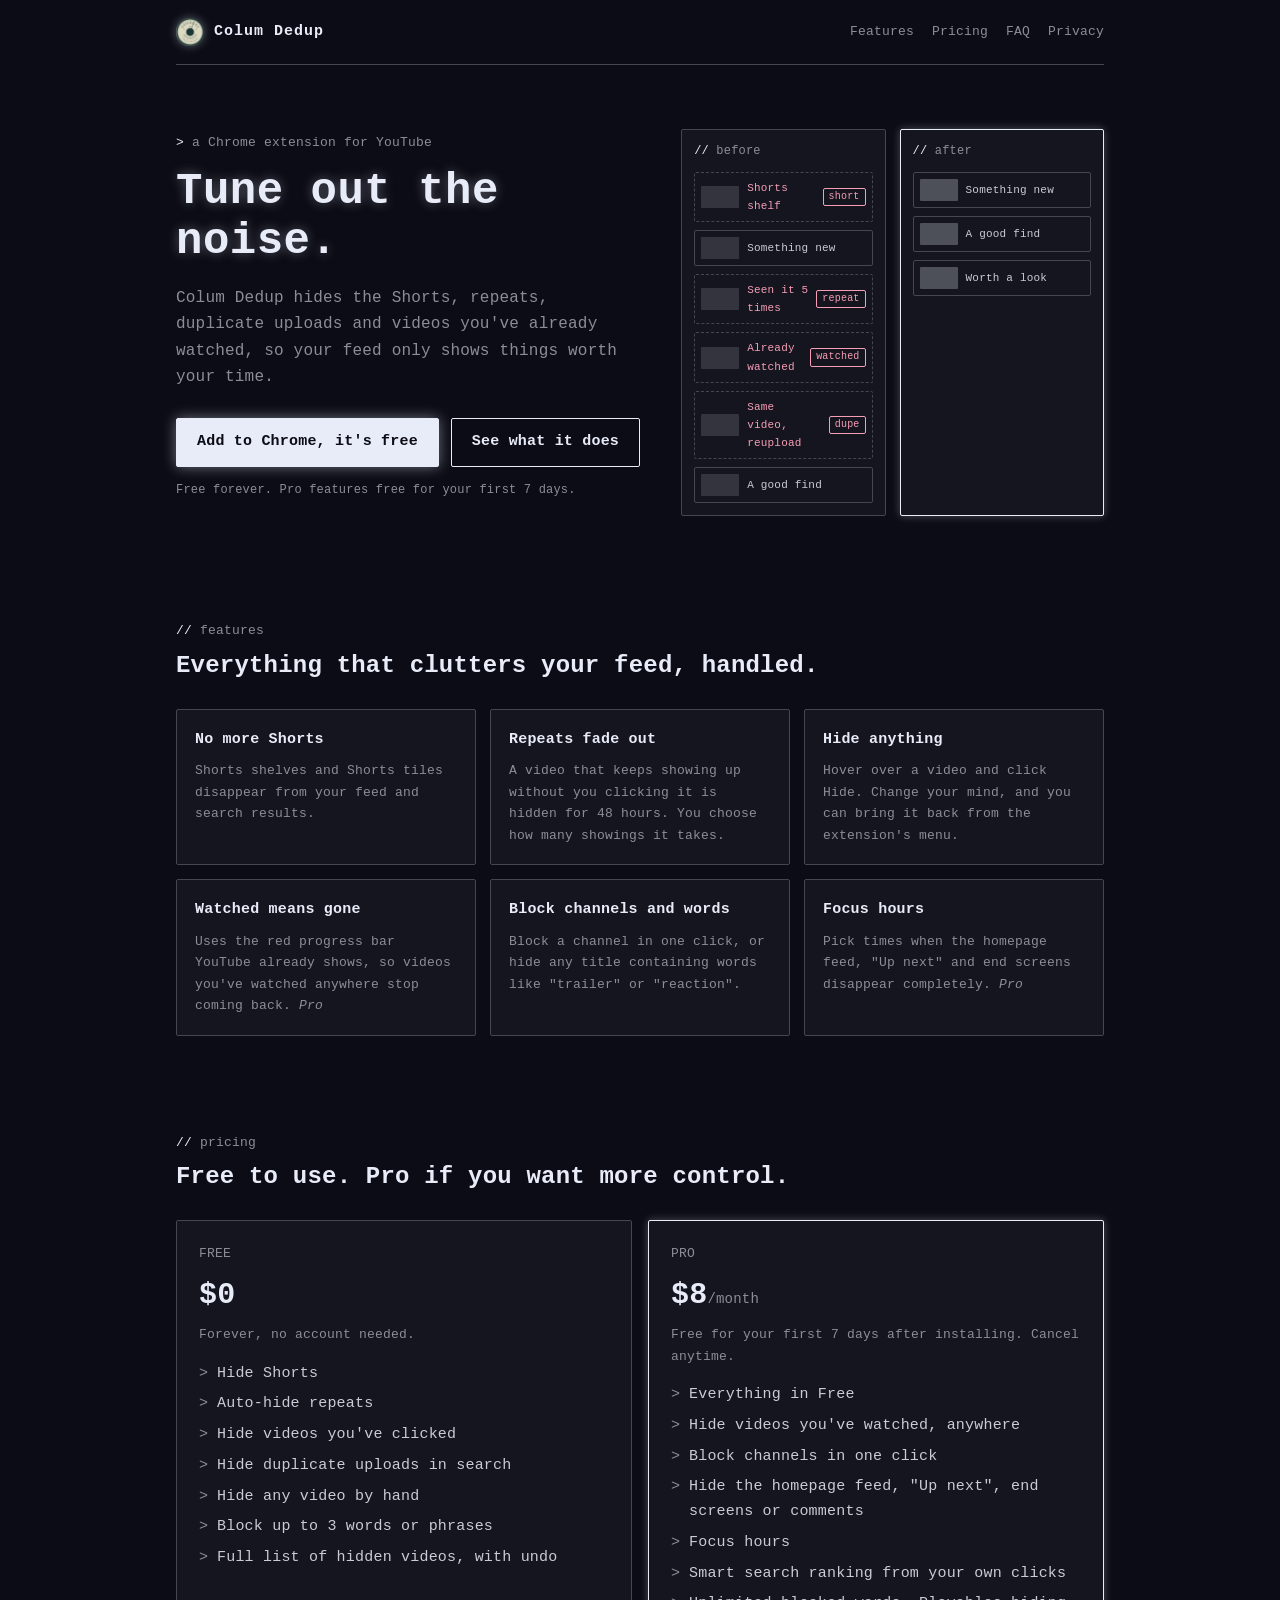
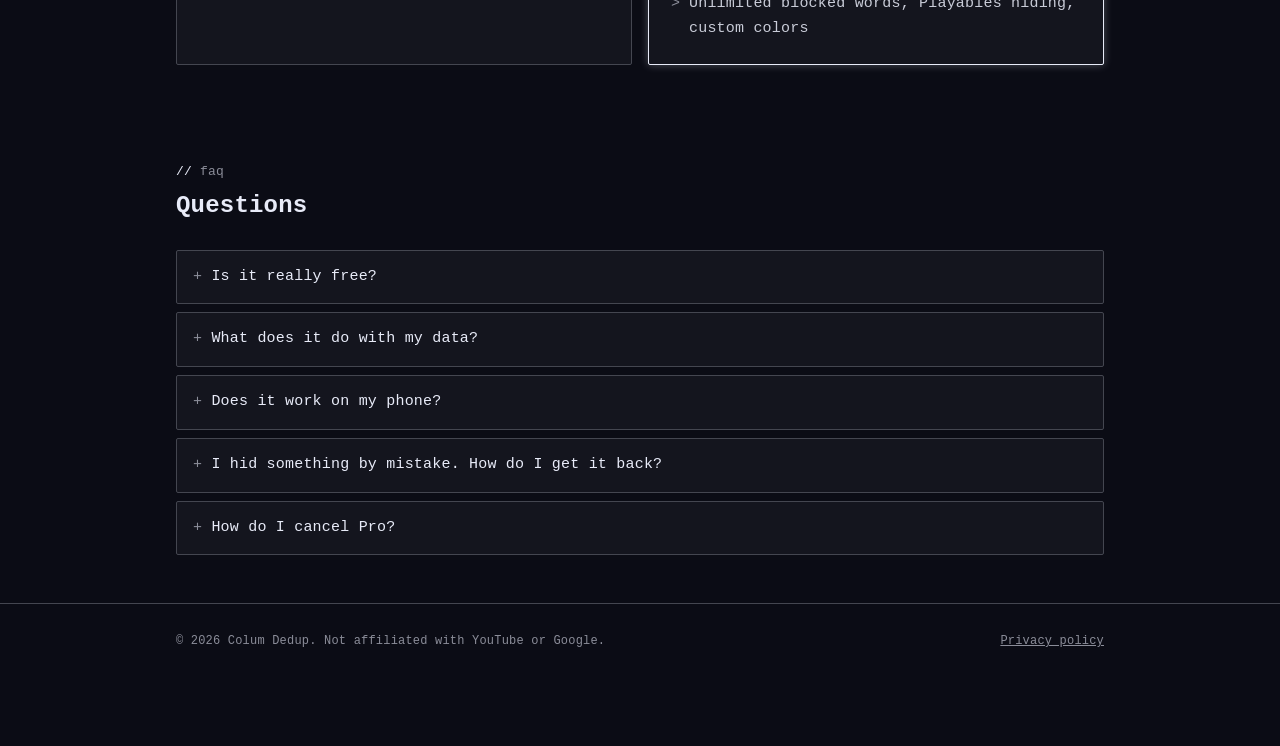
<file: index.html>
<!DOCTYPE html>
<html lang="en">
<head>
<meta charset="UTF-8">
<meta name="viewport" content="width=device-width, initial-scale=1">
<title>Colum Dedup: hide Shorts, repeats and watched videos</title>
<meta name="description" content="A Chrome extension that cleans up your YouTube feed: hide Shorts, videos you've already watched, repeats that keep coming back, duplicate uploads and channels you don't want.">
<link rel="icon" type="image/png" href="assets/favicon.png">
<link rel="stylesheet" href="style.css">
</head>
<body>
  <div class="wrap">
    <nav class="nav">
      <a class="brand" href="index.html"><img src="assets/logo.png" width="28" height="28" alt="">Colum Dedup</a>
      <div class="nav-links">
        <a href="#features">Features</a>
        <a href="#pricing">Pricing</a>
        <a href="#faq">FAQ</a>
        <a href="privacy.html">Privacy</a>
      </div>
    </nav>

    <header class="hero">
      <div>
        <p class="eyebrow">a Chrome extension for YouTube</p>
        <h1>Tune out the noise.</h1>
        <p class="lede">Colum Dedup hides the Shorts, repeats, duplicate uploads and videos you've already watched, so your feed only shows things worth your time.</p>
        <div class="cta-row">
          <!-- Replace # with your Chrome Web Store link once the extension is published. -->
          <a class="btn" href="#">Add to Chrome, it's free</a>
          <a class="btn btn-ghost" href="#features">See what it does</a>
        </div>
        <p class="fine">Free forever. Pro features free for your first 7 days.</p>
      </div>

      <div class="compare" aria-label="A cluttered feed before, and a clean feed after">
        <div class="feed before">
          <div class="feed-label">before</div>
          <div class="tiles">
            <div class="tile noise"><span class="thumb"></span>Shorts shelf<span class="tag">short</span></div>
            <div class="tile"><span class="thumb"></span>Something new</div>
            <div class="tile noise"><span class="thumb"></span>Seen it 5 times<span class="tag">repeat</span></div>
            <div class="tile noise"><span class="thumb"></span>Already watched<span class="tag">watched</span></div>
            <div class="tile noise"><span class="thumb"></span>Same video, reupload<span class="tag">dupe</span></div>
            <div class="tile"><span class="thumb"></span>A good find</div>
          </div>
        </div>
        <div class="feed after">
          <div class="feed-label">after</div>
          <div class="tiles">
            <div class="tile"><span class="thumb"></span>Something new</div>
            <div class="tile"><span class="thumb"></span>A good find</div>
            <div class="tile"><span class="thumb"></span>Worth a look</div>
          </div>
        </div>
      </div>
    </header>

    <section id="features">
      <p class="section-head">features</p>
      <h2>Everything that clutters your feed, handled.</h2>
      <div class="grid">
        <div class="card">
          <h3>No more Shorts</h3>
          <p>Shorts shelves and Shorts tiles disappear from your feed and search results.</p>
        </div>
        <div class="card">
          <h3>Repeats fade out</h3>
          <p>A video that keeps showing up without you clicking it is hidden for 48 hours. You choose how many showings it takes.</p>
        </div>
        <div class="card">
          <h3>Hide anything</h3>
          <p>Hover over a video and click Hide. Change your mind, and you can bring it back from the extension's menu.</p>
        </div>
        <div class="card">
          <h3>Watched means gone</h3>
          <p>Uses the red progress bar YouTube already shows, so videos you've watched anywhere stop coming back. <em>Pro</em></p>
        </div>
        <div class="card">
          <h3>Block channels and words</h3>
          <p>Block a channel in one click, or hide any title containing words like "trailer" or "reaction".</p>
        </div>
        <div class="card">
          <h3>Focus hours</h3>
          <p>Pick times when the homepage feed, "Up next" and end screens disappear completely. <em>Pro</em></p>
        </div>
      </div>
    </section>

    <section id="pricing">
      <p class="section-head">pricing</p>
      <h2>Free to use. Pro if you want more control.</h2>
      <div class="pricing">
        <div class="plan">
          <div class="plan-name">Free</div>
          <div class="price">$0</div>
          <p class="plan-note">Forever, no account needed.</p>
          <ul>
            <li>Hide Shorts</li>
            <li>Auto-hide repeats</li>
            <li>Hide videos you've clicked</li>
            <li>Hide duplicate uploads in search</li>
            <li>Hide any video by hand</li>
            <li>Block up to 3 words or phrases</li>
            <li>Full list of hidden videos, with undo</li>
          </ul>
        </div>
        <div class="plan pro">
          <div class="plan-name">Pro</div>
          <div class="price">$8<small>/month</small></div>
          <p class="plan-note">Free for your first 7 days after installing. Cancel anytime.</p>
          <ul>
            <li>Everything in Free</li>
            <li>Hide videos you've watched, anywhere</li>
            <li>Block channels in one click</li>
            <li>Hide the homepage feed, "Up next", end screens or comments</li>
            <li>Focus hours</li>
            <li>Smart search ranking from your own clicks</li>
            <li>Unlimited blocked words, Playables hiding, custom colors</li>
          </ul>
        </div>
      </div>
    </section>

    <section id="faq" class="faq">
      <p class="section-head">faq</p>
      <h2>Questions</h2>
      <details>
        <summary>Is it really free?</summary>
        <p>Yes. The free features keep working forever, with no account. Pro is an optional subscription, and every new install gets Pro free for the first 7 days.</p>
      </details>
      <details>
        <summary>What does it do with my data?</summary>
        <p>What it learns about your viewing stays in your browser and is never sent anywhere. The only outside service it uses is ExtensionPay, which handles Pro subscriptions. The <a href="privacy.html">privacy policy</a> has the details.</p>
      </details>
      <details>
        <summary>Does it work on my phone?</summary>
        <p>No. It's a Chrome extension, so it works in Chrome on Windows, Mac, Linux and ChromeOS.</p>
      </details>
      <details>
        <summary>I hid something by mistake. How do I get it back?</summary>
        <p>Open the extension from your toolbar. Recently hidden videos are listed with an Unhide button, and Settings has the full list.</p>
      </details>
      <details>
        <summary>How do I cancel Pro?</summary>
        <p>Open the extension, go to Settings, and click "Manage subscription". You keep Pro until the end of the period you've paid for.</p>
      </details>
    </section>
  </div>

  <footer>
    <div class="wrap">
      <span>© 2026 Colum Dedup. Not affiliated with YouTube or Google.</span>
      <a href="privacy.html">Privacy policy</a>
    </div>
  </footer>
</body>
</html>
</file>
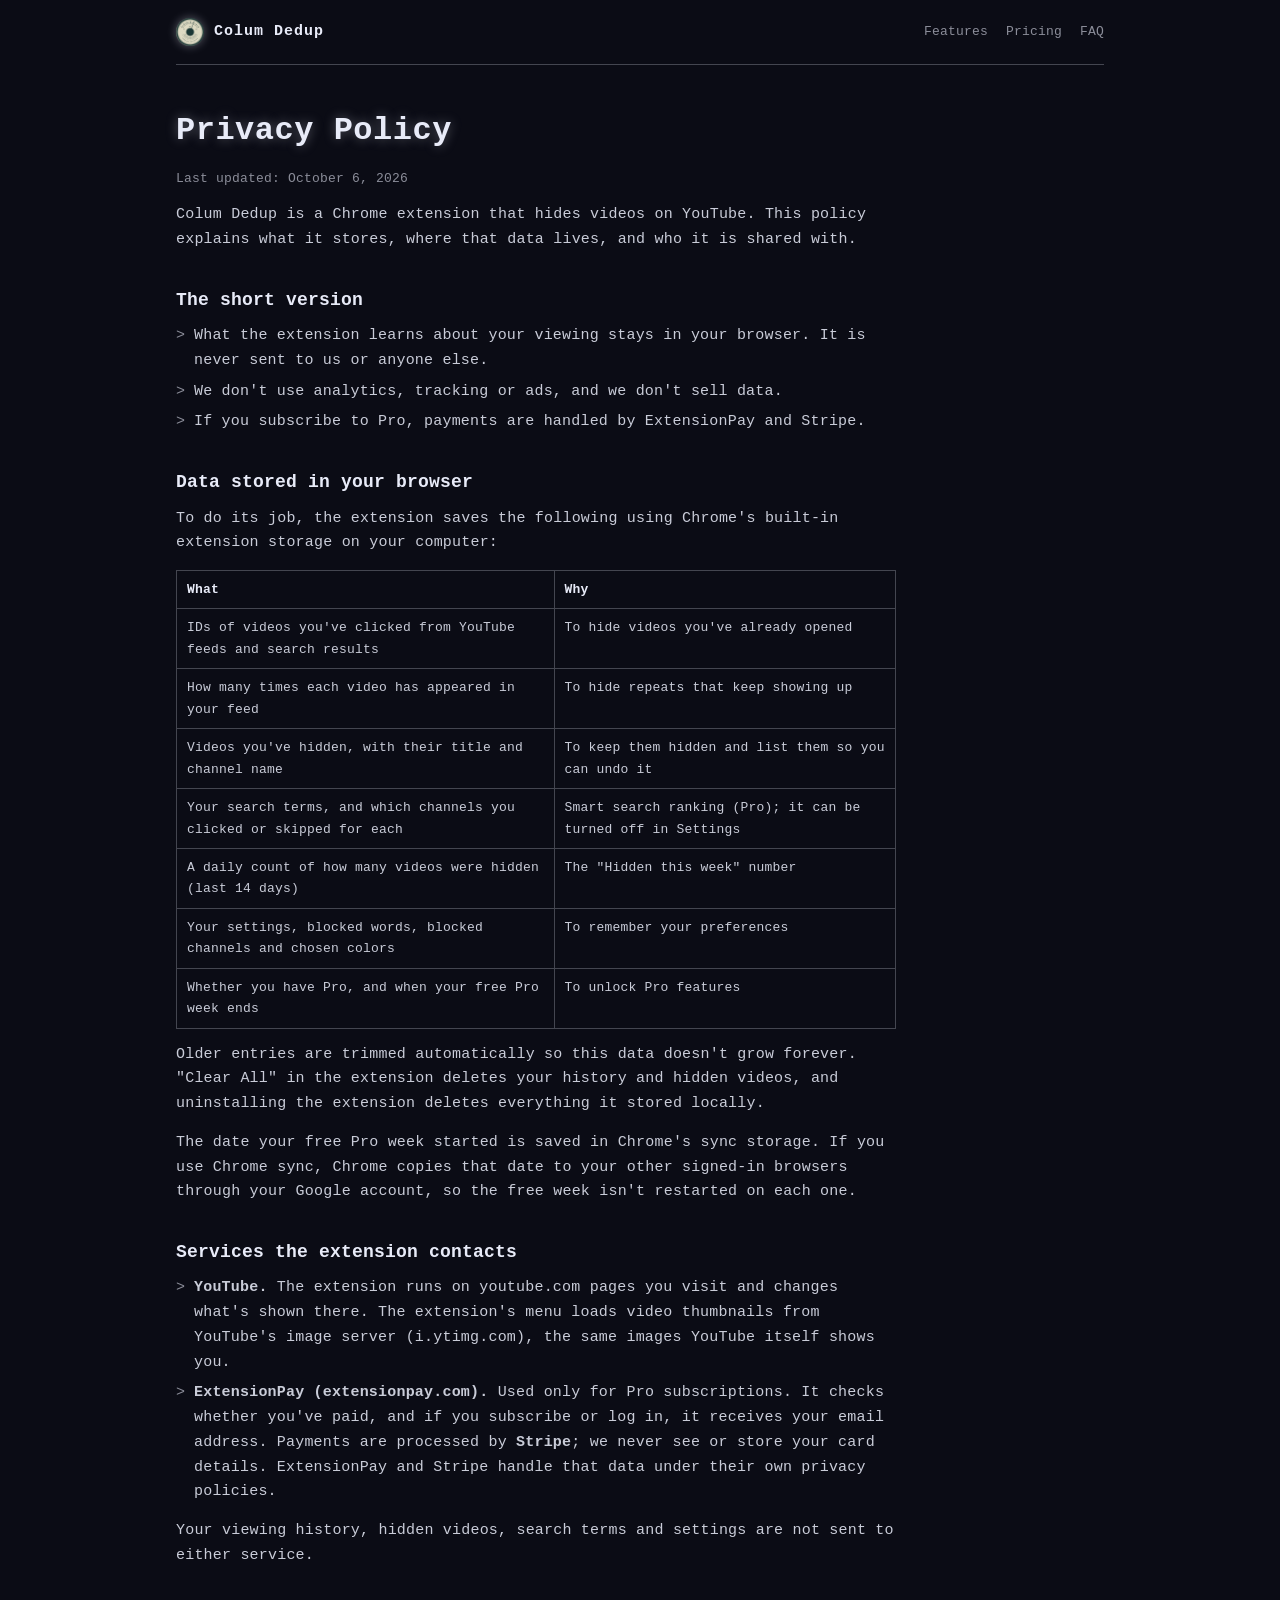
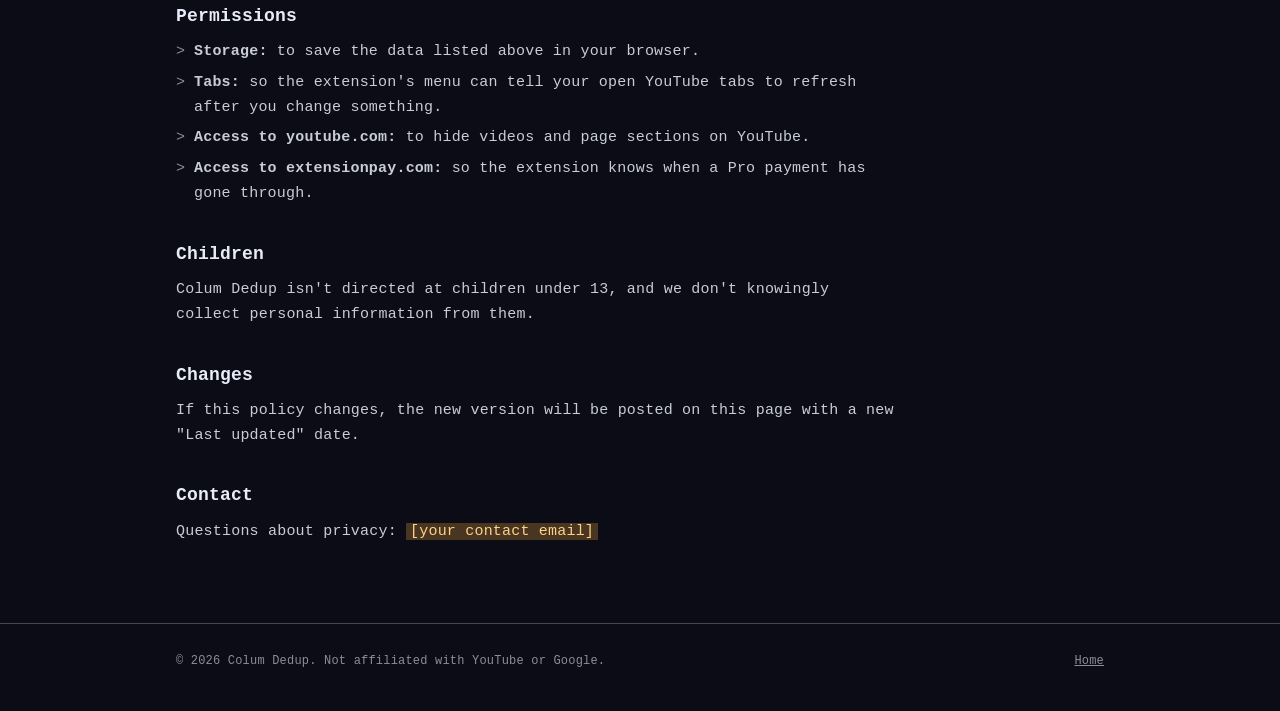
<file: privacy.html>
<!DOCTYPE html>
<html lang="en">
<head>
<meta charset="UTF-8">
<meta name="viewport" content="width=device-width, initial-scale=1">
<title>Privacy Policy · Colum Dedup</title>
<meta name="description" content="How the Colum Dedup Chrome extension handles your data.">
<link rel="icon" type="image/png" href="assets/favicon.png">
<link rel="stylesheet" href="style.css">
</head>
<body>
  <div class="wrap">
    <nav class="nav">
      <a class="brand" href="index.html"><img src="assets/logo.png" width="28" height="28" alt="">Colum Dedup</a>
      <div class="nav-links">
        <a href="index.html#features">Features</a>
        <a href="index.html#pricing">Pricing</a>
        <a href="index.html#faq">FAQ</a>
      </div>
    </nav>

    <main class="prose">
      <h1>Privacy Policy</h1>
      <p class="updated">Last updated: October 6, 2026</p>

      <p>Colum Dedup is a Chrome extension that hides videos on YouTube. This policy explains what it stores, where that data lives, and who it is shared with.</p>

      <h2>The short version</h2>
      <ul>
        <li>What the extension learns about your viewing stays in your browser. It is never sent to us or anyone else.</li>
        <li>We don't use analytics, tracking or ads, and we don't sell data.</li>
        <li>If you subscribe to Pro, payments are handled by ExtensionPay and Stripe.</li>
      </ul>

      <h2>Data stored in your browser</h2>
      <p>To do its job, the extension saves the following using Chrome's built-in extension storage on your computer:</p>
      <table>
        <tr><th>What</th><th>Why</th></tr>
        <tr><td>IDs of videos you've clicked from YouTube feeds and search results</td><td>To hide videos you've already opened</td></tr>
        <tr><td>How many times each video has appeared in your feed</td><td>To hide repeats that keep showing up</td></tr>
        <tr><td>Videos you've hidden, with their title and channel name</td><td>To keep them hidden and list them so you can undo it</td></tr>
        <tr><td>Your search terms, and which channels you clicked or skipped for each</td><td>Smart search ranking (Pro); it can be turned off in Settings</td></tr>
        <tr><td>A daily count of how many videos were hidden (last 14 days)</td><td>The "Hidden this week" number</td></tr>
        <tr><td>Your settings, blocked words, blocked channels and chosen colors</td><td>To remember your preferences</td></tr>
        <tr><td>Whether you have Pro, and when your free Pro week ends</td><td>To unlock Pro features</td></tr>
      </table>
      <p>Older entries are trimmed automatically so this data doesn't grow forever. "Clear All" in the extension deletes your history and hidden videos, and uninstalling the extension deletes everything it stored locally.</p>
      <p>The date your free Pro week started is saved in Chrome's sync storage. If you use Chrome sync, Chrome copies that date to your other signed-in browsers through your Google account, so the free week isn't restarted on each one.</p>

      <h2>Services the extension contacts</h2>
      <ul>
        <li><strong>YouTube.</strong> The extension runs on youtube.com pages you visit and changes what's shown there. The extension's menu loads video thumbnails from YouTube's image server (i.ytimg.com), the same images YouTube itself shows you.</li>
        <li><strong>ExtensionPay (extensionpay.com).</strong> Used only for Pro subscriptions. It checks whether you've paid, and if you subscribe or log in, it receives your email address. Payments are processed by <strong>Stripe</strong>; we never see or store your card details. ExtensionPay and Stripe handle that data under their own privacy policies.</li>
      </ul>
      <p>Your viewing history, hidden videos, search terms and settings are not sent to either service.</p>

      <h2>Permissions</h2>
      <ul>
        <li><strong>Storage:</strong> to save the data listed above in your browser.</li>
        <li><strong>Tabs:</strong> so the extension's menu can tell your open YouTube tabs to refresh after you change something.</li>
        <li><strong>Access to youtube.com:</strong> to hide videos and page sections on YouTube.</li>
        <li><strong>Access to extensionpay.com:</strong> so the extension knows when a Pro payment has gone through.</li>
      </ul>

      <h2>Children</h2>
      <p>Colum Dedup isn't directed at children under 13, and we don't knowingly collect personal information from them.</p>

      <h2>Changes</h2>
      <p>If this policy changes, the new version will be posted on this page with a new "Last updated" date.</p>

      <h2>Contact</h2>
      <p>Questions about privacy: <span class="placeholder">[your contact email]</span></p>
    </main>
  </div>

  <footer>
    <div class="wrap">
      <span>© 2026 Colum Dedup. Not affiliated with YouTube or Google.</span>
      <a href="index.html">Home</a>
    </div>
  </footer>
</body>
</html>
</file>
<file: style.css>
:root {
  --fg: #e8ebf8;
  --bg: #0b0c15;
  --text: color-mix(in srgb, var(--fg) 86%, var(--bg));
  --text-dim: color-mix(in srgb, var(--fg) 58%, var(--bg));
  --surface: color-mix(in srgb, var(--fg) 4%, var(--bg));
  --hover: color-mix(in srgb, var(--fg) 9%, var(--bg));
  --border: color-mix(in srgb, var(--fg) 26%, var(--bg));
  --accent: #08c72e;
  --muted-red: color-mix(in srgb, #ff6b88 60%, var(--fg));
  --glow-soft: 0 0 8px color-mix(in srgb, var(--fg) 30%, transparent);
  --glow: 0 0 14px color-mix(in srgb, var(--fg) 45%, transparent);
  --radius: 2px;
  --mono: ui-monospace, "SF Mono", "JetBrains Mono", "IBM Plex Mono", Menlo, Consolas, monospace;
}

* { box-sizing: border-box; }

html { scroll-behavior: smooth; }

body {
  margin: 0;
  background: var(--bg);
  color: var(--text);
  font-family: var(--mono);
  font-size: 15px;
  line-height: 1.65;
  letter-spacing: 0.2px;
}

a { color: var(--fg); }

a:focus-visible,
button:focus-visible {
  outline: 1px solid var(--fg);
  outline-offset: 3px;
}

.wrap {
  max-width: 960px;
  margin: 0 auto;
  padding: 0 16px;
}

/* Nav */

.nav {
  display: flex;
  align-items: center;
  justify-content: space-between;
  gap: 16px;
  padding: 18px 0;
  border-bottom: 1px solid var(--border);
}

.brand {
  display: flex;
  align-items: center;
  gap: 10px;
  color: var(--fg);
  font-weight: 600;
  letter-spacing: 1px;
  text-decoration: none;
}

.brand img {
  filter: drop-shadow(0 0 5px color-mix(in srgb, var(--fg) 35%, transparent));
}

.nav-links {
  display: flex;
  gap: 18px;
  font-size: 13px;
}

.nav-links a {
  color: var(--text-dim);
  text-decoration: none;
}

.nav-links a:hover { color: var(--fg); }

/* Buttons */

.btn {
  display: inline-block;
  padding: 11px 20px;
  border: 1px solid var(--fg);
  border-radius: var(--radius);
  background: var(--fg);
  color: var(--bg);
  font-family: inherit;
  font-weight: 600;
  text-decoration: none;
  box-shadow: var(--glow);
}

.btn:hover { filter: brightness(1.1); }

.btn-ghost {
  background: transparent;
  color: var(--fg);
  box-shadow: none;
}

.btn-ghost:hover {
  background: var(--hover);
  filter: none;
}

/* Hero */

.hero {
  display: grid;
  grid-template-columns: 1.1fr 1fr;
  gap: 40px;
  align-items: center;
  padding: 64px 0 56px;
}

.eyebrow {
  margin: 0 0 12px;
  color: var(--text-dim);
  font-size: 13px;
}

.eyebrow::before {
  content: "> ";
  color: var(--fg);
}

h1 {
  margin: 0 0 18px;
  color: var(--fg);
  font-size: clamp(30px, 5vw, 44px);
  line-height: 1.15;
  letter-spacing: 0.5px;
  text-shadow: 0 0 12px color-mix(in srgb, var(--fg) 35%, transparent);
}

.lede {
  margin: 0 0 28px;
  color: var(--text-dim);
  font-size: 16px;
}

.cta-row {
  display: flex;
  flex-wrap: wrap;
  gap: 12px;
  align-items: center;
}

.fine {
  margin-top: 14px;
  color: var(--text-dim);
  font-size: 12px;
}

/* Before / after feed illustration */

.compare {
  display: grid;
  grid-template-columns: 1fr 1fr;
  gap: 14px;
}

.feed {
  padding: 12px;
  border: 1px solid var(--border);
  border-radius: var(--radius);
  background: var(--surface);
}

.feed.after {
  border-color: var(--fg);
  box-shadow: var(--glow-soft);
}

.feed-label {
  margin-bottom: 10px;
  color: var(--text-dim);
  font-size: 12px;
  text-transform: lowercase;
}

.feed-label::before { content: "// "; color: var(--fg); }

.tiles {
  display: grid;
  gap: 8px;
}

.tile {
  display: flex;
  align-items: center;
  gap: 8px;
  padding: 6px;
  border: 1px solid var(--border);
  border-radius: var(--radius);
  font-size: 11px;
}

.tile .thumb {
  flex: none;
  width: 38px;
  height: 22px;
  border-radius: 1px;
  background: color-mix(in srgb, var(--fg) 18%, var(--bg));
}

.tile .tag {
  margin-left: auto;
  padding: 0 5px;
  border: 1px solid currentColor;
  border-radius: var(--radius);
  font-size: 10px;
}

.feed.before .tile.noise {
  color: var(--muted-red);
  border-style: dashed;
}

.feed.after .tile .thumb {
  background: color-mix(in srgb, var(--fg) 30%, var(--bg));
}

/* Sections */

section { padding: 48px 0; }

.section-head {
  margin: 0 0 8px;
  color: var(--text-dim);
  font-size: 13px;
  font-weight: 400;
  text-transform: lowercase;
}

.section-head::before { content: "// "; color: var(--fg); }

h2 {
  margin: 0 0 28px;
  color: var(--fg);
  font-size: 24px;
  line-height: 1.3;
}

.grid {
  display: grid;
  grid-template-columns: repeat(3, 1fr);
  gap: 14px;
}

.card {
  padding: 18px;
  border: 1px solid var(--border);
  border-radius: var(--radius);
  background: var(--surface);
}

.card h3 {
  margin: 0 0 8px;
  color: var(--fg);
  font-size: 15px;
}

.card p {
  margin: 0;
  color: var(--text-dim);
  font-size: 13px;
}

/* Pricing */

.pricing {
  display: grid;
  grid-template-columns: 1fr 1fr;
  gap: 16px;
}

.plan {
  padding: 22px;
  border: 1px solid var(--border);
  border-radius: var(--radius);
  background: var(--surface);
}

.plan.pro {
  border-color: var(--fg);
  box-shadow: var(--glow-soft);
}

.plan-name {
  color: var(--text-dim);
  font-size: 13px;
  text-transform: uppercase;
}

.price {
  margin: 6px 0 4px;
  color: var(--fg);
  font-size: 30px;
  font-weight: 600;
}

.price small {
  color: var(--text-dim);
  font-size: 14px;
  font-weight: 400;
}

.plan-note {
  margin: 0 0 16px;
  color: var(--text-dim);
  font-size: 13px;
}

.plan ul,
.prose ul {
  margin: 0;
  padding: 0;
  list-style: none;
}

.plan li,
.prose li {
  position: relative;
  padding-left: 18px;
}

.plan li + li,
.prose li + li { margin-top: 6px; }

.plan li::before,
.prose li::before {
  content: ">";
  position: absolute;
  left: 0;
  color: var(--text-dim);
}

/* FAQ */

.faq details {
  border: 1px solid var(--border);
  border-radius: var(--radius);
  background: var(--surface);
}

.faq details + details { margin-top: 8px; }

.faq summary {
  padding: 14px 16px;
  color: var(--fg);
  cursor: pointer;
  list-style: none;
}

.faq summary::-webkit-details-marker { display: none; }

.faq summary::before {
  content: "+ ";
  color: var(--text-dim);
}

.faq details[open] summary::before { content: "- "; }

.faq details p {
  margin: 0;
  padding: 0 16px 16px;
  color: var(--text-dim);
}

/* Long-form pages (privacy policy) */

.prose {
  max-width: 720px;
  padding: 48px 0 64px;
}

.prose h1 { font-size: 32px; }

.prose h2 {
  margin: 36px 0 12px;
  font-size: 18px;
}

.prose p { margin: 0 0 14px; }

.prose ul { margin: 0 0 14px; }

.prose .updated {
  color: var(--text-dim);
  font-size: 13px;
}

.prose table {
  width: 100%;
  margin: 0 0 14px;
  border-collapse: collapse;
  font-size: 13px;
}

.prose th,
.prose td {
  padding: 8px 10px;
  border: 1px solid var(--border);
  text-align: left;
  vertical-align: top;
}

.prose th { color: var(--fg); }

.placeholder {
  padding: 0 4px;
  background: color-mix(in srgb, #ffb347 25%, var(--bg));
  color: #ffd08a;
}

/* Footer */

footer {
  padding: 28px 0 40px;
  border-top: 1px solid var(--border);
  color: var(--text-dim);
  font-size: 12px;
}

footer .wrap {
  display: flex;
  flex-wrap: wrap;
  justify-content: space-between;
  gap: 12px;
}

footer a { color: var(--text-dim); }

/* Phones */

@media (max-width: 760px) {
  .hero,
  .pricing,
  .grid { grid-template-columns: 1fr; }

  .hero { padding: 40px 0; gap: 32px; }

  .nav-links { display: none; }

  section { padding: 36px 0; }
}

@media (max-width: 400px) {
  .compare { grid-template-columns: 1fr; }
}
</file>
